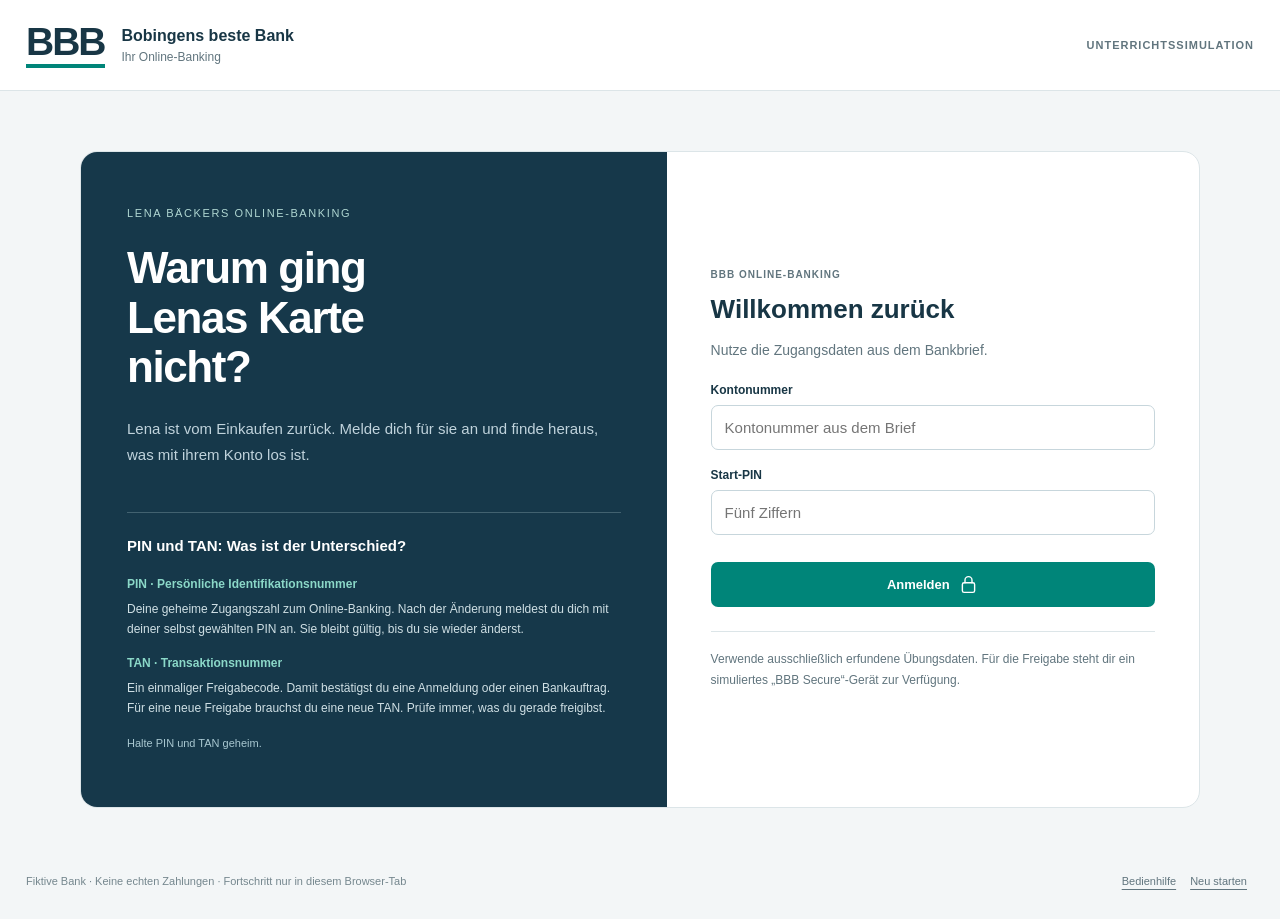
<file: index.html>
<!doctype html>
<html lang="de"><head><meta charset="utf-8"><meta name="viewport" content="width=device-width,initial-scale=1"><meta name="theme-color" content="#16384a"><title>BBB Online-Banking · Lenas Konto</title><link rel="stylesheet" href="style.css"></head><body><div id="app"></div><div id="modal-root"></div><script type="module" src="app.mjs"></script></body></html>
</file>
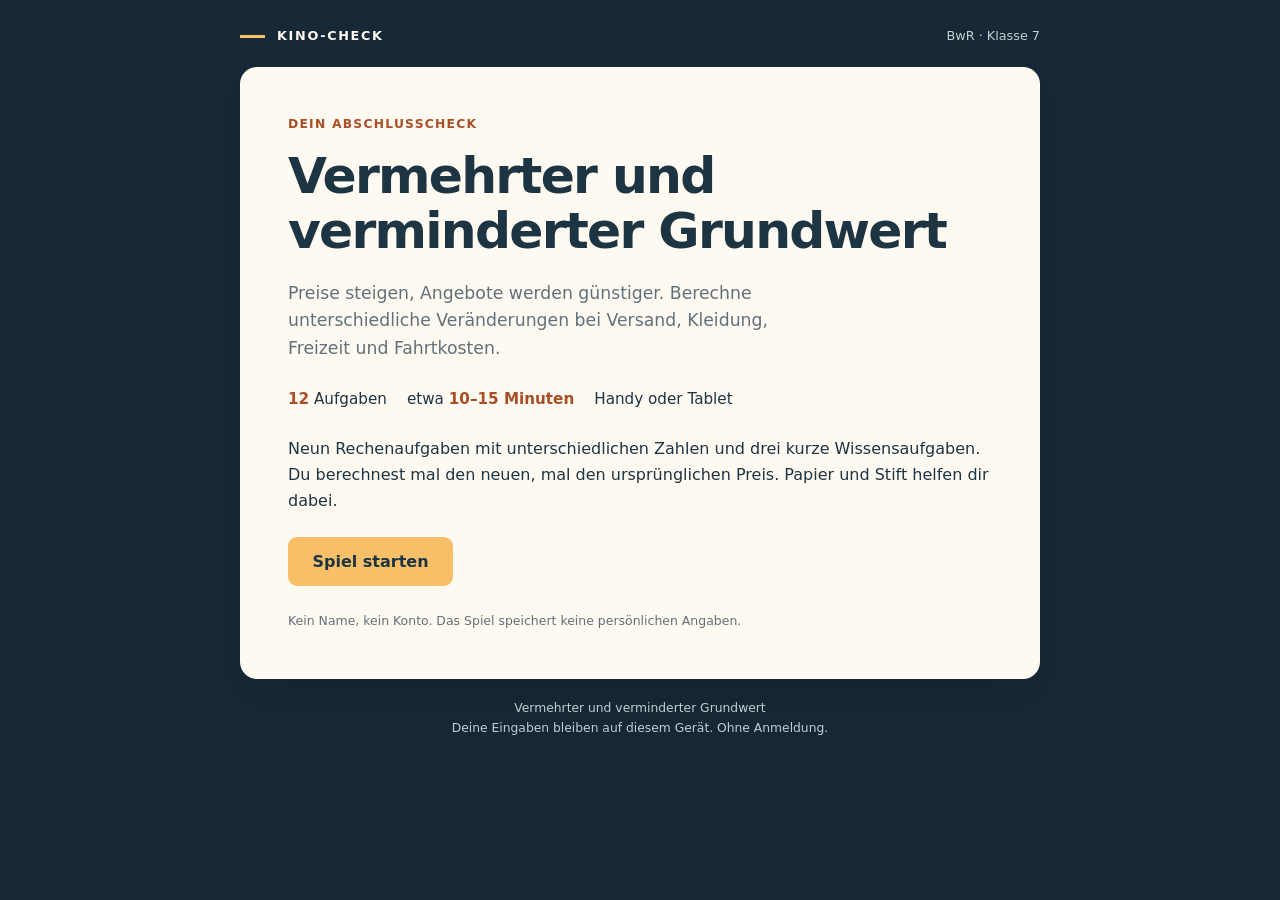
<file: grundwert/index.html>
<!doctype html>
<html lang="de">
<head>
<meta charset="utf-8"><meta name="viewport" content="width=device-width,initial-scale=1">
<meta name="theme-color" content="#172936"><meta name="description" content="Kino-Check: acht interaktive Aufgaben zum vermehrten und verminderten Grundwert. BwR Klasse 7, ohne Anmeldung.">
<title>Kino-Check · Vermehrter und verminderter Grundwert</title>
<style>
:root{--navy:#172936;--paper:#fffaf1;--ink:#1d3442;--muted:#61717a;--accent:#a94e26;--amber:#f8bf69;--line:#d8dedc;--green:#14634b;--rose:#a33830;--wash:#f1eee6;--focus:#315fa9;font-family:system-ui,-apple-system,BlinkMacSystemFont,"Segoe UI",sans-serif;color:var(--ink);background:var(--navy);font-synthesis:none}
*{box-sizing:border-box}body{margin:0;min-height:100svh}button,input,select{font:inherit}button{cursor:pointer;touch-action:manipulation}button:disabled{cursor:default}button:focus-visible,input:focus-visible,summary:focus-visible{outline:3px solid var(--focus);outline-offset:4px}button{min-height:48px}main{width:min(800px,calc(100% - 32px));margin:0 auto;padding:28px 0 35px}header{color:var(--paper);display:flex;align-items:center;justify-content:space-between;gap:20px;margin-bottom:24px}.brand{font-size:.8rem;letter-spacing:.13em;font-weight:800;text-transform:uppercase}.brand:before{content:"";display:inline-block;width:25px;height:3px;background:var(--amber);vertical-align:middle;margin-right:12px}.course{font-size:.8rem;color:#c4d1d3}.panel{background:var(--paper);padding:clamp(23px,5vw,48px);border-radius:17px;box-shadow:0 16px 45px #0002}.eyebrow{font-size:.77rem;font-weight:800;letter-spacing:.1em;text-transform:uppercase;color:var(--accent);margin:0 0 14px}h1{font-size:clamp(2rem,6vw,3.15rem);line-height:1.09;letter-spacing:-.035em;margin:0 0 21px}h2{font-size:clamp(1.6rem,4.6vw,2.25rem);line-height:1.17;letter-spacing:-.025em;margin:0 0 20px}p{line-height:1.6}p:last-child{margin-bottom:0}.intro{font-size:1.08rem;color:var(--muted);max-width:49ch}.ticketline{display:flex;gap:20px;flex-wrap:wrap;margin:28px 0;color:var(--ink);font-size:.95rem}.ticketline strong{color:var(--accent)}.primary{border:0;background:var(--ink);color:white;padding:15px 24px;border-radius:9px;font-weight:750;min-width:165px}.primary:hover{background:#284c60}.secondary{border:1px solid var(--line);background:transparent;color:var(--ink);padding:12px 18px;border-radius:9px;font-weight:650}.secondary:hover{background:var(--wash)}.startbutton{background:var(--amber);color:var(--ink);margin-top:8px}.startbutton:hover{background:#f4ad43}.privacy{font-size:.78rem;color:var(--muted);margin-top:25px}.meta{display:flex;align-items:center;justify-content:space-between;gap:16px;font-size:.84rem;color:var(--muted);margin-bottom:12px}.progress{height:5px;background:#dddeda;border-radius:99px;margin-bottom:30px;overflow:hidden}.progress span{display:block;height:100%;background:var(--accent);transition:width .25s}.scenario{font-size:1.1rem;line-height:1.55;margin:0 0 24px}.statement{border-left:3px solid var(--amber);padding-left:18px;font-size:1.22rem;line-height:1.5;margin:25px 0}.choice-row{display:grid;grid-template-columns:1fr 1fr;gap:12px;margin:26px 0}.choice{border:1.5px solid #aebabe;background:transparent;color:var(--ink);border-radius:9px;padding:18px 12px;font-weight:750;font-size:1.2rem}.choice[aria-pressed=true]{background:var(--ink);border-color:var(--ink);color:var(--paper)}.choice:disabled{opacity:1}.wordbank{display:flex;gap:9px;flex-wrap:wrap;margin:18px 0 23px}.chip{border:1.5px solid #b9c4c7;border-radius:9px;background:#fffdf8;color:var(--ink);font-weight:700;padding:11px 16px;user-select:none}.chip[aria-pressed=true]{background:var(--amber);border-color:#a26120}.chip.used{opacity:.5;border-style:dashed}.chip:disabled{opacity:.8}.instruction{font-size:.88rem;color:var(--muted);line-height:1.5}.cloze{font-size:1.08rem;line-height:2.7}.blank{display:inline-block;padding:3px 12px;min-width:94px;min-height:42px;line-height:1.4;border:1.5px dashed #899ca3;border-radius:6px;background:white;color:var(--ink);vertical-align:middle}.blank.filled{border-style:solid;background:#f7e4c4}.assign{display:grid;gap:12px;margin:24px 0}.assign-row{display:grid;grid-template-columns:1fr minmax(120px,.65fr);gap:16px;align-items:center;border-bottom:1px solid var(--line);padding-bottom:12px;font-size:.99rem}.drop{border:1.5px dashed #899ca3;border-radius:7px;background:#fffdf8;min-height:52px;padding:9px;color:var(--ink);font-weight:700;display:flex;align-items:center;justify-content:center}.drop.filled{border-style:solid;background:#f7e4c4}.drop.targeted{outline:3px solid var(--amber)}.drop small{color:var(--muted);font-size:.78rem;font-weight:500}.equation{display:flex;align-items:center;justify-content:center;gap:14px;margin:25px 0 30px;min-width:0}.x{font-weight:750;font-size:1.45rem;white-space:nowrap}.fraction{display:inline-grid;grid-template-rows:auto auto;max-width:100%;min-width:220px;font-size:1.35rem}.numerator{display:flex;align-items:center;justify-content:center;gap:12px;border-bottom:2px solid var(--ink);padding:0 9px 12px}.numerator>.times{flex:0 0 14px;font-size:1.7rem;font-weight:800;text-align:center}.denominator{display:flex;justify-content:center;padding-top:12px}.fraction .drop{min-width:82px;min-height:52px}.fraction .money-slot{min-width:112px}.resultfields{display:grid;grid-template-columns:1fr 1fr;gap:18px;margin:25px 0}.field label{display:block;font-size:.88rem;font-weight:700;margin-bottom:9px}.euroinput{display:flex;align-items:center;gap:9px}.euroinput input{width:100%;min-width:0;padding:13px 12px;border:1.5px solid #9eafb7;border-radius:7px;background:white;color:var(--ink);min-height:50px;font-size:1.15rem}.euroinput span{font-weight:700}.actionbar{display:flex;flex-wrap:wrap;gap:12px;margin-top:28px;align-items:center}.feedback{margin-top:22px;border-left:4px solid var(--green);background:#e7f1e9;padding:15px 18px;border-radius:0 8px 8px 0;line-height:1.55}.feedback.wrong{border-color:var(--rose);background:#f8eae3}.feedback.neutral{border-color:#728490;background:#e9eef0}.feedback h3{font-size:1rem;margin:0 0 5px}.feedback p{margin:0}.solution{font-weight:600;line-height:1.7}.hint{margin-top:22px;font-size:.9rem;color:var(--muted)}.hint summary{cursor:pointer;min-height:40px;padding:8px 0;font-weight:650}.hint p{margin:4px 0 0}.result-number{color:var(--accent);font-size:clamp(3rem,9vw,5rem);font-weight:850;letter-spacing:-.06em;line-height:1.05;margin:24px 0 15px}.summary-list{padding:0;list-style:none;margin:27px 0;display:grid;gap:10px}.summary-list li{padding-bottom:10px;border-bottom:1px solid var(--line);line-height:1.45}.summary-list span{color:var(--muted);font-size:.83rem}.footer{color:#c0cdd2;font-size:.77rem;text-align:center;padding:20px 0 0;line-height:1.6}.subtle{color:var(--muted)}[hidden]{display:none!important}@media(max-width:520px){main{width:calc(100% - 24px);padding-top:19px}header{margin-bottom:18px}.course{font-size:.74rem}.panel{padding:25px 20px}.resultfields{grid-template-columns:1fr;gap:16px}.assign-row{grid-template-columns:1fr 125px;gap:12px}.fraction{min-width:205px}.fraction .drop{min-width:66px}.fraction .money-slot{min-width:104px}.equation{gap:8px}.x{font-size:1.2rem}.chip{padding:10px 13px}.numerator{gap:9px;padding-left:0;padding-right:0}.actionbar .primary{flex:1}.cloze{line-height:2.8}}@media(prefers-reduced-motion:reduce){*{scroll-behavior:auto!important;transition:none!important}}@media print{body{background:white}header,.footer,.actionbar{display:none}.panel{box-shadow:none;padding:0}main{width:100%}}
</style>
</head>
<body>
<main><header><div class="brand">Kino-Check</div><div class="course">BwR · Klasse 7</div></header><div id="app"></div><footer class="footer">Vermehrter und verminderter Grundwert<br>Deine Eingaben bleiben auf diesem Gerät. Ohne Anmeldung.</footer></main>
<noscript><p style="color:white;text-align:center">Bitte aktiviere JavaScript, um das Lernspiel zu öffnen.</p></noscript>
<script id="quiz-engine">
'use strict';
const QuizCore=(()=>{
const questions=[
  {
    "id": "basis",
    "kind": "yesno",
    "type": "Ja oder Nein",
    "label": "Die Bezugsgröße",
    "title": "Was entspricht 100 %?",
    "statement": "Der ursprüngliche Grundwert entspricht auch nach einer Preiserhöhung weiterhin 100 %.",
    "answer": true,
    "explanation": "Ja. Die Erhöhung bezieht sich auf den ursprünglichen Grundwert. Er bleibt die Bezugsgröße mit 100 %.",
    "hint": "Auf welchen Preis bezieht sich die Erhöhung?"
  },
  {
    "id": "versand",
    "kind": "calculate",
    "type": "Selbst rechnen",
    "label": "Versandkosten",
    "title": "Die Versandkosten steigen",
    "scenario": "Der Versand eines Päckchens kostete bisher 2,40 €. Die Versandkosten steigen um 10 %. Berechne die Erhöhung und die neuen Versandkosten.",
    "amount": 2.4,
    "change": 10,
    "percent": 100,
    "sign": 1,
    "result": 0.24,
    "final": 2.64,
    "firstLabel": "Erhöhung in Euro",
    "finalLabel": "Neue Versandkosten",
    "explanation": "Erhöhung: (2,40 € · 10) : 100 = 0,24 €. Neue Versandkosten: 2,40 € + 0,24 € = 2,64 €.",
    "hint": "Hier ist der ursprüngliche Preis bekannt. Er gehört zu 100 %. Addiere die Erhöhung anschließend zum bisherigen Preis.",
    "goal": "forward"
  },
  {
    "id": "begriffe",
    "kind": "cloze",
    "type": "Wortspeicher",
    "label": "Begriffe vervollständigen",
    "title": "Mehr oder weniger?",
    "words": [
      "weniger",
      "erhöht",
      "mehr",
      "verringert"
    ],
    "answers": [
      "erhöht",
      "mehr",
      "verringert",
      "weniger"
    ],
    "explanation": "Beim vermehrten Grundwert wird erhöht: Der neue Wert entspricht mehr als 100 %. Beim verminderten Grundwert wird verringert: Der neue Wert entspricht weniger als 100 %.",
    "hint": "Vergleiche beide Veränderungen jeweils mit den ursprünglichen 100 %."
  },
  {
    "id": "musik",
    "kind": "fraction",
    "type": "Rechenbruch",
    "label": "Vermehrter Grundwert",
    "title": "Der Musikunterricht wird teurer",
    "scenario": "Eine Musikstunde kostet nach 5 % Erhöhung jetzt 63,00 €. Vervollständige den Bruch und berechne die Erhöhung sowie den ursprünglichen Preis.",
    "amount": 63,
    "change": 5,
    "percent": 105,
    "sign": -1,
    "result": 3,
    "final": 60,
    "firstLabel": "Erhöhung in Euro",
    "finalLabel": "Ursprünglicher Preis",
    "explanation": "Erhöhung: (63,00 € · 5) : 105 = 3,00 €. Ursprünglicher Preis: 63,00 € − 3,00 € = 60,00 €. Die bekannten 63,00 € gehören zu 105 %.",
    "hint": "Die bekannten 63,00 € enthalten die Erhöhung bereits und gehören zu 105 %. Gesucht sind zuerst die 5 % Erhöhung.",
    "goal": "reverse",
    "words": [
      "105",
      "63,00 €",
      "100",
      "5"
    ],
    "answers": [
      "63,00 €",
      "5",
      "105"
    ]
  },
  {
    "id": "hoodie",
    "kind": "calculate",
    "type": "Selbst rechnen",
    "label": "Kleidung",
    "title": "Ein Hoodie im Angebot",
    "scenario": "Ein Hoodie kostet nach 15 % Rabatt noch 68,00 €. Berechne die Ersparnis und den ursprünglichen Preis.",
    "amount": 68,
    "change": 15,
    "percent": 85,
    "sign": 1,
    "result": 12,
    "final": 80,
    "firstLabel": "Ersparnis in Euro",
    "finalLabel": "Ursprünglicher Preis",
    "explanation": "68,00 € entsprechen 85 %. Ersparnis: (68,00 € · 15) : 85 = 12,00 €. Ursprünglicher Preis: 68,00 € + 12,00 € = 80,00 €.",
    "hint": "Nach 15 % Rabatt bleiben 85 %. Die bekannten 68,00 € gehören deshalb zu 85 %. Addiere anschließend die Ersparnis.",
    "goal": "reverse"
  },
  {
    "id": "zuordnen",
    "kind": "match",
    "type": "Kärtchen zuordnen",
    "label": "Ein Konzertangebot",
    "title": "Welche Angaben gehören zusammen?",
    "scenario": "Eine Konzertkarte kostet nach 10 % Rabatt noch 72,00 €.",
    "words": [
      "90 %",
      "10 %",
      "72,00 €",
      "100 %"
    ],
    "answers": [
      "72,00 €",
      "90 %",
      "10 %",
      "100 %"
    ],
    "labels": [
      "Bekannter ermäßigter Preis",
      "Prozentsatz des ermäßigten Preises",
      "Rabattsatz",
      "Prozentsatz des ursprünglichen Preises"
    ],
    "explanation": "72,00 € sind der ermäßigte Preis und gehören zu 90 %. Der Rabatt beträgt 10 %. Der ursprüngliche Preis entspricht weiterhin 100 %.",
    "hint": "Nach 10 % Rabatt bleiben 90 %. Verwechsle den Rabatt nicht mit dem Preis, den du bezahlst."
  },
  {
    "id": "getraenke",
    "kind": "calculate",
    "type": "Selbst rechnen",
    "label": "Getränkekarte",
    "title": "Eine Getränkekarte wird günstiger",
    "scenario": "Eine Getränkekarte kostet regulär 18,00 €. Bei einer Aktion gibt es 25 % Rabatt. Berechne die Ersparnis und den neuen Preis.",
    "amount": 18,
    "change": 25,
    "percent": 100,
    "sign": -1,
    "result": 4.5,
    "final": 13.5,
    "firstLabel": "Ersparnis in Euro",
    "finalLabel": "Neuer Preis",
    "explanation": "Ersparnis: (18,00 € · 25) : 100 = 4,50 €. Neuer Preis: 18,00 € − 4,50 € = 13,50 €.",
    "hint": "Der reguläre Preis ist bekannt und entspricht 100 %. Berechne den Rabatt und ziehe ihn vom regulären Preis ab.",
    "goal": "forward"
  },
  {
    "id": "rucksack",
    "kind": "fraction",
    "type": "Rechenbruch",
    "label": "Verminderter Grundwert",
    "title": "Ein Rucksack mit Rabatt",
    "scenario": "Ein Rucksack kostet nach 30 % Rabatt noch 36,40 €. Vervollständige den Bruch und berechne die Ersparnis sowie den ursprünglichen Preis.",
    "amount": 36.4,
    "change": 30,
    "percent": 70,
    "sign": 1,
    "result": 15.6,
    "final": 52,
    "firstLabel": "Ersparnis in Euro",
    "finalLabel": "Ursprünglicher Preis",
    "explanation": "Ersparnis: (36,40 € · 30) : 70 = 15,60 €. Ursprünglicher Preis: 36,40 € + 15,60 € = 52,00 €. Die bekannten 36,40 € gehören zu 70 %.",
    "hint": "Nach 30 % Rabatt bleiben 70 %. Gesucht sind die 30 % Ersparnis. Die bekannten 36,40 € gehören zu 70 %, nicht zu 100 %.",
    "goal": "reverse",
    "words": [
      "30",
      "100",
      "36,40 €",
      "70"
    ],
    "answers": [
      "36,40 €",
      "30",
      "70"
    ]
  },
  {
    "id": "fitness",
    "kind": "calculate",
    "type": "Selbst rechnen",
    "label": "Sportkurs",
    "title": "Der Sportkurs wird teurer",
    "scenario": "Ein Sportkurs kostet nach 8 % Erhöhung jetzt 91,80 €. Berechne die Erhöhung und den ursprünglichen Preis.",
    "amount": 91.8,
    "change": 8,
    "percent": 108,
    "sign": -1,
    "result": 6.8,
    "final": 85,
    "firstLabel": "Erhöhung in Euro",
    "finalLabel": "Ursprünglicher Preis",
    "explanation": "91,80 € entsprechen 108 %. Erhöhung: (91,80 € · 8) : 108 = 6,80 €. Ursprünglicher Preis: 91,80 € − 6,80 € = 85,00 €.",
    "hint": "Der bekannte neue Preis gehört zu 108 %. Berechne daraus die 8 % Erhöhung und ziehe sie anschließend ab.",
    "goal": "reverse"
  },
  {
    "id": "skateboard",
    "kind": "calculate",
    "type": "Selbst rechnen",
    "label": "Skateboard",
    "title": "Ein Skateboard bekommt einen neuen Preis",
    "scenario": "Ein Skateboard kostet bisher 45,00 €. Der Preis steigt um 12 %. Berechne die Erhöhung und den neuen Preis.",
    "amount": 45,
    "change": 12,
    "percent": 100,
    "sign": 1,
    "result": 5.4,
    "final": 50.4,
    "firstLabel": "Erhöhung in Euro",
    "finalLabel": "Neuer Preis",
    "explanation": "Erhöhung: (45,00 € · 12) : 100 = 5,40 €. Neuer Preis: 45,00 € + 5,40 € = 50,40 €.",
    "hint": "Hier ist der alte Preis bekannt und entspricht 100 %. Die Erhöhung wird zum alten Preis addiert.",
    "goal": "forward"
  },
  {
    "id": "brettspiel",
    "kind": "calculate",
    "type": "Selbst rechnen",
    "label": "Brettspiel",
    "title": "Ein Brettspiel im Schlussverkauf",
    "scenario": "Ein Brettspiel kostet nach 35 % Rabatt noch 26,00 €. Berechne die Ersparnis und den ursprünglichen Preis.",
    "amount": 26,
    "change": 35,
    "percent": 65,
    "sign": 1,
    "result": 14,
    "final": 40,
    "firstLabel": "Ersparnis in Euro",
    "finalLabel": "Ursprünglicher Preis",
    "explanation": "26,00 € entsprechen 65 %. Ersparnis: (26,00 € · 35) : 65 = 14,00 €. Ursprünglicher Preis: 26,00 € + 14,00 € = 40,00 €.",
    "hint": "Nach 35 % Rabatt bleiben 65 %. Berechne zuerst die Ersparnis aus dem verminderten Preis und addiere sie anschließend.",
    "goal": "reverse"
  },
  {
    "id": "fahrtkarte",
    "kind": "calculate",
    "type": "Selbst rechnen",
    "label": "Fahrtkosten",
    "title": "Eine Monatskarte wird teurer",
    "scenario": "Eine Monatskarte kostet nach 25 % Erhöhung jetzt 96,00 €. Berechne die Erhöhung und den ursprünglichen Preis.",
    "amount": 96,
    "change": 25,
    "percent": 125,
    "sign": -1,
    "result": 19.2,
    "final": 76.8,
    "firstLabel": "Erhöhung in Euro",
    "finalLabel": "Ursprünglicher Preis",
    "explanation": "96,00 € entsprechen 125 %. Erhöhung: (96,00 € · 25) : 125 = 19,20 €. Ursprünglicher Preis: 96,00 € − 19,20 € = 76,80 €.",
    "hint": "Der neue Preis entspricht 125 %. Berechne die 25 % Erhöhung und ziehe sie vom neuen Preis ab.",
    "goal": "reverse"
  }
];
function parseMoney(raw){if(typeof raw!=='string')return null;const s=raw.trim().replace(/\s/g,'').replace(/€$/,'');if(!/^\d+(?:[.,]\d{1,2})?$/.test(s))return null;const n=Number(s.replace(',','.'));return Number.isFinite(n)?n:null;}
function sameMoney(raw,n){const x=parseMoney(raw);return x!==null&&Math.abs(x-n)<.005;}
function validate(q,a){if(q.kind==='yesno'){if(typeof a.choice!=='boolean')return {complete:false,correct:false};return {complete:true,correct:a.choice===q.answer};}if(q.kind==='cloze'||q.kind==='match'){const filled=Array.isArray(a.slots)&&a.slots.length===q.answers.length&&a.slots.every(x=>typeof x==='string'&&x.length>0);return {complete:filled,correct:filled&&q.answers.every((x,i)=>x===a.slots[i])};}const numberComplete=parseMoney(a.first)!==null&&parseMoney(a.old)!==null;const slotsComplete=q.kind!=='fraction'||(Array.isArray(a.slots)&&a.slots.length===3&&a.slots.every(Boolean));return {complete:numberComplete&&slotsComplete,correct:numberComplete&&slotsComplete&&sameMoney(a.first,q.result)&&sameMoney(a.old,q.final)&&(q.kind!=='fraction'||q.answers.every((x,i)=>a.slots[i]===x))};}
return Object.freeze({questions,parseMoney,sameMoney,validate});
})();
</script>
<script id="quiz-ui">
'use strict';
(()=>{
const app=document.querySelector('#app'),Q=QuizCore.questions;
let order=Q.map((_,i)=>i),index=0,results=[],answer={},selected=null,attempts=0,done=false,seenWrong=false,review=false;
const esc=s=>String(s).replace(/[&<>"']/g,c=>({'&':'&amp;','<':'&lt;','>':'&gt;','"':'&quot;',"'":'&#39;'}[c]));
function intro(){app.innerHTML=`<section class="panel"><p class="eyebrow">Dein Abschlusscheck</p><h1>Vermehrter und<br>verminderter Grundwert</h1><p class="intro">Preise steigen, Angebote werden günstiger. Berechne unterschiedliche Veränderungen bei Versand, Kleidung, Freizeit und Fahrtkosten.</p><div class="ticketline"><span><strong>12</strong> Aufgaben</span><span>etwa <strong>10–15 Minuten</strong></span><span>Handy oder Tablet</span></div><p>Neun Rechenaufgaben mit unterschiedlichen Zahlen und drei kurze Wissensaufgaben. Du berechnest mal den neuen, mal den ursprünglichen Preis. Papier und Stift helfen dir dabei.</p><button class="primary startbutton" id="start">Spiel starten</button><p class="privacy">Kein Name, kein Konto. Das Spiel speichert keine persönlichen Angaben.</p></section>`;document.querySelector('#start').addEventListener('click',()=>start(false));}
function start(isReview=false){if(!isReview){order=Q.map((_,i)=>i);review=false;}else{order=results.filter(x=>!x.firstTry).map(x=>x.qIndex);review=true;}index=0;results=[];load();}
function load(){const q=Q[order[index]];answer={slots:Array(q.answers?.length||0).fill(''),choice:null,first:'',old:''};selected=null;attempts=0;done=false;seenWrong=false;render();}
function pool(q){return `<div class="wordbank" aria-label="Wortspeicher">${q.words.map(w=>`<button type="button" class="chip" draggable="true" data-word="${esc(w)}" aria-pressed="false">${esc(w)}</button>`).join('')}</div>`;}
function slot(i,label,cls=''){return `<button type="button" class="${cls||'drop'}" data-slot="${i}" aria-label="${esc(label)}"><small>${esc(label)}</small></button>`;}
function fields(q){return `<div class="resultfields"><div class="field"><label for="first">${esc(q.firstLabel)}</label><div class="euroinput"><input id="first" type="text" inputmode="decimal" autocomplete="off" aria-describedby="moneyhint"><span>€</span></div></div><div class="field"><label for="old">${esc(q.finalLabel)}</label><div class="euroinput"><input id="old" type="text" inputmode="decimal" autocomplete="off" aria-describedby="moneyhint"><span>€</span></div></div></div><p id="moneyhint" class="instruction">Du kannst zum Beispiel 2 oder 2,00 eingeben.</p>`;}
function questionBody(q){if(q.kind==='yesno')return `<p class="instruction">Überprüfe die Aussage.</p><p class="statement">${esc(q.statement)}</p><div class="choice-row"><button type="button" class="choice" data-choice="yes" aria-pressed="false">Ja</button><button type="button" class="choice" data-choice="no" aria-pressed="false">Nein</button></div>`;
if(q.kind==='cloze')return `<p class="instruction">Vervollständige den Text mit dem Wortspeicher. Tippe zuerst auf ein Wort und dann auf die passende Lücke.</p>${pool(q)}<div class="cloze">Beim vermehrten Grundwert wird der ursprüngliche Grundwert ${slot(0,'Lücke 1','blank')}. Der neue Wert entspricht ${slot(1,'Lücke 2','blank')} als 100 %.<br>Beim verminderten Grundwert wird der ursprüngliche Grundwert ${slot(2,'Lücke 3','blank')}. Der neue Wert entspricht ${slot(3,'Lücke 4','blank')} als 100 %.</div>`;
if(q.kind==='match')return `<p class="scenario">${esc(q.scenario)}</p><p class="instruction">Ordne die Kärtchen zu. Tippe zuerst ein Kärtchen an, dann das passende Feld. Am Computer kannst du auch ziehen.</p>${pool(q)}<div class="assign">${q.labels.map((l,i)=>`<div class="assign-row"><span>${esc(l)}</span>${slot(i,'Feld '+(i+1))}</div>`).join('')}</div>`;
if(q.kind==='fraction')return `<p class="scenario">${esc(q.scenario)}</p><p class="instruction">Ordne die Kärtchen im Rechenbruch zu. Berechne anschließend beide Geldbeträge.</p>${pool(q)}<div class="equation"><span class="x">x =</span><div class="fraction"><div class="numerator">${slot(0,'Geldbetrag','drop money-slot')}<span class="times" aria-label="mal">·</span>${slot(1,'Prozentzahl')}</div><div class="denominator">${slot(2,'Prozentzahl')}</div></div></div>${fields(q)}`;
return `<p class="scenario">${esc(q.scenario)}</p><p class="instruction">Nutze deinen Rechenbruch auf Papier und trage die Ergebnisse ein.</p>${fields(q)}`;}
function render(){const q=Q[order[index]];app.innerHTML=`<section class="panel" aria-labelledby="question-title"><div class="meta"><span>${review?'Trainingsrunde':esc(q.type)}</span><span>Aufgabe ${index+1} von ${order.length}</span></div><div class="progress" role="progressbar" aria-label="Fortschritt" aria-valuemin="0" aria-valuemax="${order.length}" aria-valuenow="${index}"><span style="width:${100*index/order.length}%"></span></div><p class="eyebrow">${esc(q.label)}</p><h2 id="question-title" tabindex="-1">${esc(q.title)}</h2><form id="answer-form" novalidate>${questionBody(q)}<div id="feedback" role="status" aria-live="polite" hidden></div><div class="actionbar"><button class="primary" type="submit" id="check">Prüfen</button><button class="secondary" type="button" id="show-solution" hidden>Lösung ansehen</button><button class="primary" type="button" id="next" hidden>${index+1===order.length?'Auswertung':'Weiter'}</button></div></form><details class="hint"><summary>Ein Tipp</summary><p>${esc(q.hint)}</p></details></section>`;
app.querySelectorAll('[data-choice]').forEach(b=>b.addEventListener('click',()=>{if(done)return;answer.choice=b.dataset.choice==='yes';app.querySelectorAll('[data-choice]').forEach(x=>x.setAttribute('aria-pressed',String(x===b)));clearFeedback();}));
app.querySelectorAll('[data-word]').forEach(b=>{b.addEventListener('click',()=>{if(done)return;selected=selected===b.dataset.word?null:b.dataset.word;sync();});b.addEventListener('dragstart',e=>{if(done){e.preventDefault();return;}selected=b.dataset.word;e.dataTransfer.setData('text/plain',selected);e.dataTransfer.effectAllowed='move';sync();});});
app.querySelectorAll('[data-slot]').forEach(b=>{b.addEventListener('click',()=>place(Number(b.dataset.slot),selected));b.addEventListener('dragover',e=>{if(!done){e.preventDefault();b.classList.add('targeted');}});b.addEventListener('dragleave',()=>b.classList.remove('targeted'));b.addEventListener('drop',e=>{e.preventDefault();b.classList.remove('targeted');place(Number(b.dataset.slot),e.dataTransfer.getData('text/plain'));});});
for(const id of ['first','old']){const field=document.getElementById(id);if(field)field.addEventListener('input',()=>{answer[id]=field.value;clearFeedback();});}
document.querySelector('#answer-form').addEventListener('submit',e=>{e.preventDefault();check();});document.querySelector('#show-solution').addEventListener('click',()=>finish(false,true));document.querySelector('#next').addEventListener('click',()=>{index++;if(index===order.length)summary();else load();});sync();window.scrollTo({top:0,behavior:'instant'});document.querySelector('#question-title').focus({preventScroll:true});}
function place(i,w){if(done)return;const q=Q[order[index]];if(!w){answer.slots[i]='';sync();clearFeedback();return;}if(!q.words.includes(w))return;const prior=answer.slots.indexOf(w);const existing=answer.slots[i];if(prior!==-1&&prior!==i)answer.slots[prior]=existing||'';answer.slots[i]=w;selected=null;sync();clearFeedback();}
function sync(){app.querySelectorAll('[data-word]').forEach(b=>{b.setAttribute('aria-pressed',String(selected===b.dataset.word));b.classList.toggle('used',answer.slots.includes(b.dataset.word));b.disabled=done;b.draggable=!done;});app.querySelectorAll('[data-slot]').forEach(b=>{const v=answer.slots[Number(b.dataset.slot)];b.classList.toggle('filled',Boolean(v));if(v)b.textContent=v;else b.innerHTML=`<small>${esc(b.getAttribute('aria-label'))}</small>`;b.disabled=done;});}
function clearFeedback(){if(done)return;const f=document.querySelector('#feedback');f.hidden=true;}
function feedback(title,text,type){const f=document.querySelector('#feedback');f.className='feedback '+(type||'');f.innerHTML=`<h3>${esc(title)}</h3><p>${esc(text)}</p>`;f.hidden=false;}
function check(){if(done)return;const q=Q[order[index]],v=QuizCore.validate(q,answer);if(!v.complete){feedback('Es fehlt noch etwas.','Fülle alle Felder aus. Bei Geldbeträgen sind Zahlen mit Komma oder Punkt möglich.','neutral');return;}attempts++;if(v.correct)finish(!seenWrong,false);else{seenWrong=true;feedback('Noch nicht ganz.',q.hint,'wrong');document.querySelector('#show-solution').hidden=false;}}
function finish(firstTry,shown){if(done)return;done=true;const q=Q[order[index]];results.push({qIndex:order[index],firstTry:firstTry&&!shown,shown});feedback(shown?'Die Lösung':(firstTry?'Richtig!':'Jetzt stimmt es!'),q.explanation,shown?'neutral':'');document.querySelector('#check').hidden=true;document.querySelector('#show-solution').hidden=true;document.querySelector('#next').hidden=false;app.querySelectorAll('input,[data-choice]').forEach(el=>el.disabled=true);selected=null;sync();document.querySelector('#next').focus({preventScroll:true});}
function summary(){const first=results.filter(x=>x.firstTry).length,missed=results.length-first;app.innerHTML=`<section class="panel"><p class="eyebrow">${review?'Deine Trainingsrunde':'Dein Kino-Check'}</p><h1>Geschafft!</h1><p>Du hast ${order.length} Aufgaben bearbeitet.</p><div class="result-number">${first} von ${order.length}</div><p class="intro">${first===order.length?'Alle Aufgaben direkt richtig gelöst.': 'Aufgaben direkt richtig gelöst. Die unsicheren Aufgaben kannst du gezielt noch einmal üben.'}</p><ul class="summary-list">${results.map(x=>`<li>${x.firstTry?'✓':'↻'} ${esc(Q[x.qIndex].label)}<br><span>${x.firstTry?'Direkt richtig':x.shown?'Lösung angesehen':'Nach Rückmeldung gelöst'}</span></li>`).join('')}</ul><div class="actionbar">${missed?'<button class="primary" id="retry">Unsichere Aufgaben üben</button>':''}<button class="secondary" id="restart">Ganz neu starten</button></div><p class="privacy">Zeige diese Auswertung deiner Lehrkraft, wenn sie danach fragt. Es wird nichts automatisch verschickt.</p></section>`;document.querySelector('#restart').addEventListener('click',()=>start(false));document.querySelector('#retry')?.addEventListener('click',()=>start(true));window.scrollTo({top:0,behavior:'instant'});}
intro();
})();
</script>
</body></html>
</file>
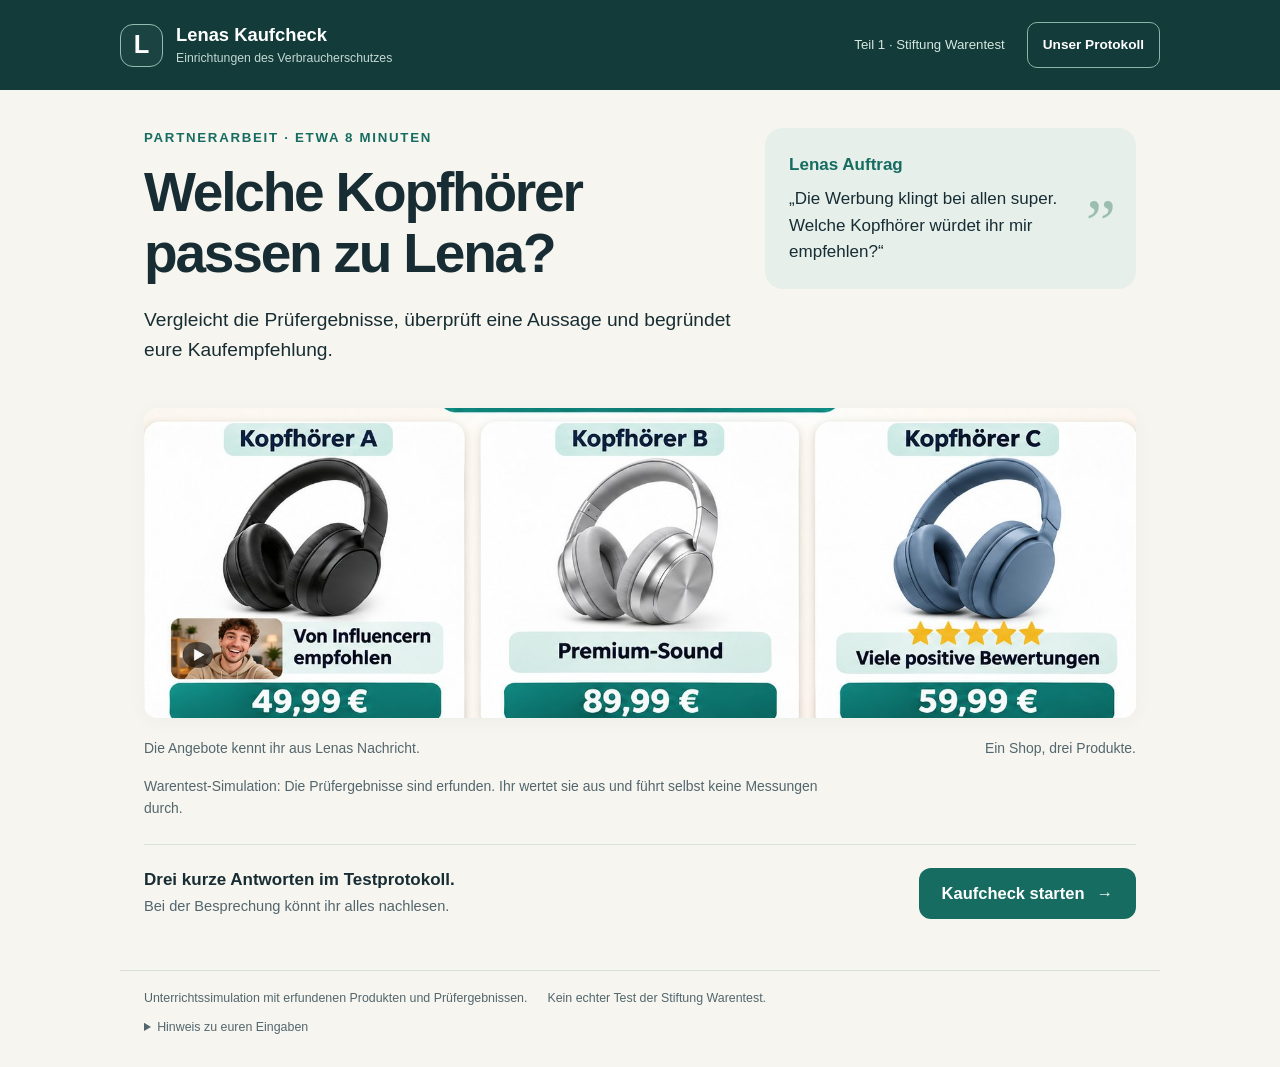
<file: verbraucherschutz/index.html>
<!doctype html>
<html lang="de">
<head>
  <meta charset="utf-8">
  <meta name="viewport" content="width=device-width, initial-scale=1">
  <meta name="theme-color" content="#123b39">
  <title>Lenas Kaufcheck · Verbraucherschutz</title>
  <link rel="stylesheet" href="style.css?v=20261112">
  <script src="app.js?v=20261112" defer></script>
</head>
<body>
  <a class="skip" href="#main">Zum Inhalt</a>
  <header class="masthead"><a href="#" id="brand" aria-label="Zum Start"><span class="brand-mark" aria-hidden="true">L</span><span>Lenas Kaufcheck<small>Einrichtungen des Verbraucherschutzes</small></span></a><div class="header-actions"><span class="chapter">Teil 1 · Stiftung Warentest</span><button type="button" id="open-protocol">Unser Protokoll</button></div></header>
  <main id="main" tabindex="-1"></main>
  <footer><span>Unterrichtssimulation mit erfundenen Produkten und Prüfergebnissen.</span><span>Kein echter Test der Stiftung Warentest.</span><details><summary>Hinweis zu euren Eingaben</summary><p>Ihr braucht keinen Namen und kein Konto. Eure Antworten werden in diesem Browsertab zwischengespeichert und nicht an die Lehrkraft gesendet. Über „Unser Protokoll“ könnt ihr sie nachlesen, als PDF sichern oder löschen. Für spätere Stunden sichert ihr euer Protokoll als PDF.</p></details></footer>
  <dialog id="protocol-dialog" aria-labelledby="protocol-heading"><div class="dialog-top"><h2 id="protocol-heading">Eure Antworten zum Nachlesen</h2><button type="button" id="close-protocol" aria-label="Protokoll schließen">Schließen</button></div><div id="protocol-content"></div><div class="protocol-toolbar"><button type="button" class="primary" id="print-report">Drucken / als PDF sichern</button><button type="button" class="secondary" id="reset-report">Antworten löschen</button></div></dialog><div id="print-protocol" aria-hidden="true"></div>
<noscript>Bitte aktiviert JavaScript, damit ihr die Aufgaben bearbeiten könnt.</noscript>
</body>
</html>
</file>
<file: style.css>
:root{font-family:Arial,Helvetica,sans-serif;color:#183645;background:#f3f6f7;font-synthesis:none;--navy:#16384a;--teal:#008579;--muted:#61757e;--line:#dce5e8;--paper:#fff}*{box-sizing:border-box}body{margin:0}button,input,select,textarea{font:inherit}button{cursor:pointer}button:disabled{cursor:not-allowed;opacity:.5}a{color:inherit}.top{height:91px;background:white;border-bottom:1px solid var(--line);display:flex;align-items:center;justify-content:space-between;padding:0 max(26px,calc((100vw - 1400px)/2));gap:20px}.brand{display:flex;gap:17px;align-items:center}.brand strong{font-size:39px;letter-spacing:-2px;line-height:1;border-bottom:4px solid var(--teal);padding-bottom:3px}.brand span{font-weight:700;font-size:16px;display:block}.brand small{display:block;font-size:12px;font-weight:400;color:var(--muted);margin-top:5px}.top-right{display:flex;align-items:center;gap:20px;font-size:13px}.avatar{display:inline-grid;place-items:center;width:37px;height:37px;border-radius:50%;background:#e8f3f1;font-size:12px;font-weight:700;color:var(--teal)}.exercise{font-size:11px;font-weight:700;letter-spacing:1px;color:var(--muted)}.text-button{border:0;background:none;color:var(--muted);padding:7px;text-decoration:underline;text-underline-offset:4px}.wrap{max-width:1400px;margin:auto;padding:25px 26px 40px}.journey{display:grid;grid-template-columns:repeat(4,1fr);gap:0;margin-bottom:25px;background:white;border:1px solid var(--line);border-radius:12px;overflow:hidden}.step{background:none;border:0;border-right:1px solid var(--line);text-align:left;display:flex;gap:12px;align-items:center;padding:16px 19px;color:var(--muted);font-size:13px}.step:last-child{border:0}.step.current{background:#e9f5f2;color:var(--navy);box-shadow:inset 0 -3px var(--teal)}.step b{border:1px solid #bfd2d7;border-radius:50%;width:27px;height:27px;flex-shrink:0;display:grid;place-items:center;font-size:12px}.step.current b,.step.done b{background:var(--teal);border-color:var(--teal);color:white}.step span{display:block;font-size:10px;letter-spacing:.6px;margin-bottom:4px;text-transform:uppercase}.grid{display:grid;grid-template-columns:194px minmax(0,1fr) 308px;gap:24px;align-items:start}.side{padding-top:6px;position:sticky;top:20px}.side button{display:flex;align-items:center;gap:12px;width:100%;border:0;background:none;padding:15px 12px;color:var(--muted);border-radius:8px;text-align:left;font-size:14px;margin-bottom:4px}.side button.active{background:#dfeeea;color:#005e56;font-weight:700}.icon{width:21px;height:21px;display:block;flex-shrink:0}.side .mini{font-size:11px;padding:20px 12px;line-height:1.6;color:var(--muted)}h1{font-size:29px;line-height:1.2;letter-spacing:-.7px;margin:0 0 9px}h2{font-size:19px;line-height:1.3;margin:0 0 18px}h3{font-size:14px;margin:0 0 9px}.muted{color:var(--muted);font-size:14px;line-height:1.6;margin:0 0 22px}.panel{background:white;border:1px solid var(--line);border-radius:13px;padding:25px;margin-bottom:20px}.balance{background:var(--navy);color:#fff;position:relative;overflow:hidden;padding:28px}.balance .muted{color:#c0d3dc;margin:0 0 9px;font-size:12px}.balance .amount{font-size:43px;letter-spacing:-1px;margin:14px 0}.account-id{font-size:12px;letter-spacing:1px;color:#b6cdd5}.balance-bottom{display:flex;align-items:center;justify-content:space-between;margin-top:24px;font-size:12px}.balance-bottom .status{color:#c9e8df;display:flex;gap:5px;align-items:center}.balance .bankmark{position:absolute;right:25px;top:25px;font-weight:700;font-size:23px;color:#496c7b;letter-spacing:-1px}.pill{display:inline-block;font-size:11px;line-height:1.5;background:#e8f5f0;color:#08705f;border-radius:5px;padding:4px 8px;font-weight:700}.bad{background:#fcedea;color:#ac433d}.notice{display:flex;gap:14px;align-items:center;border:1px solid #c2ddd5;background:#edf7f3;padding:16px 18px;border-radius:9px;margin-bottom:20px;font-size:13px;line-height:1.5}.notice p{margin:0}.notice button{margin-left:auto;flex-shrink:0}.transaction{display:grid;grid-template-columns:37px 1fr auto;gap:12px;align-items:center;padding:18px 0;border-bottom:1px solid #e8edef}.transaction:last-child{border-bottom:0;padding-bottom:3px}.tx-symbol{width:36px;height:36px;border-radius:9px;background:#f0f4f5;display:grid;place-items:center;color:var(--muted)}.transaction .name{font-size:13px;font-weight:700;margin-bottom:5px}.transaction small{font-size:11px;color:var(--muted);line-height:1.4;display:block}.transaction .value{font-size:15px;font-weight:700;white-space:nowrap}.positive{color:#008471}.table-title{display:flex;justify-content:space-between;align-items:center;gap:10px;margin-bottom:5px}.table-title h2{margin:0}.small-link{color:var(--teal);background:none;border:0;font-size:12px;font-weight:700;padding:7px 0}.task{background:#fff;border:1px solid #d2e1e4;border-top:4px solid var(--teal);border-radius:12px;padding:22px;position:sticky;top:20px}.task .eyebrow{font-size:10px;color:var(--teal);font-weight:700;letter-spacing:1.2px;margin-bottom:13px}.task h2{font-size:20px;margin-bottom:13px}.task p,.task li{font-size:13px;line-height:1.65;color:#4e6670}.task ol{padding-left:19px;margin:0 0 18px}.task li{padding:2px 0}.task .reference{padding-top:14px;border-top:1px solid var(--line);font-size:12px;line-height:1.6;overflow-wrap:anywhere;margin:15px 0}.reference b{display:block;color:var(--navy);margin-top:9px}.task .footnote{font-size:11px;color:var(--muted);padding-top:10px}.task .primary{width:100%;margin-top:10px}.primary,.secondary,.danger{border:0;padding:12px 18px;border-radius:7px;font-size:13px;font-weight:700;display:inline-flex;align-items:center;justify-content:center;gap:8px;min-height:43px}.primary{background:var(--teal);color:white}.primary:hover{background:#006e64}.secondary{background:#edf2f4;color:var(--navy);border:1px solid #dce5e8}.danger{background:#ac423a;color:white}.full{width:100%}.form-row{display:grid;grid-template-columns:1fr 1fr;gap:17px}.field{margin-bottom:18px}.field label{display:block;font-size:12px;font-weight:700;margin-bottom:8px}.field input,.field select,.field textarea{width:100%;border:1px solid #c7d6dc;border-radius:7px;padding:12px 13px;color:var(--navy);background:white;min-height:45px;font-size:15px}.field input:focus,.field select:focus{outline:3px solid #d1ebe5;border-color:var(--teal)}.field small{font-size:11px;line-height:1.5;color:var(--muted);display:block;margin-top:6px}.error{color:#ae3d38;background:#fdf0ee;padding:11px 13px;border-radius:6px;font-size:12px;line-height:1.6;margin-bottom:15px}.error:empty{display:none}.success{color:#06725e;background:#eaf7f1;padding:14px;border-radius:7px;font-size:13px;line-height:1.6;margin-bottom:17px}.actions{display:flex;gap:12px;align-items:center;justify-content:flex-end;padding-top:8px}.detail-row{display:flex;justify-content:space-between;gap:16px;font-size:13px;line-height:1.5;padding:11px 0;border-bottom:1px solid #e8edef}.detail-row span:first-child{color:var(--muted)}.detail-row b{text-align:right}.bankcard{background:linear-gradient(120deg,#173c4d,#285b65);max-width:360px;aspect-ratio:1.7;border-radius:13px;color:white;padding:24px;margin:5px 0 23px;display:flex;flex-direction:column;justify-content:space-between;box-shadow:0 8px 17px #16384a12}.bankcard strong{font-size:27px;letter-spacing:-1px}.bankcard .chip{width:35px;height:27px;border:1px solid #dfd3ae;border-radius:5px;background:#c8bd98}.bankcard small{letter-spacing:1.4px;font-size:12px}.login-layout{display:grid;grid-template-columns:1.1fr 1fr;min-height:650px;max-width:1120px;margin:35px auto 20px;border:1px solid var(--line);border-radius:17px;overflow:hidden;background:white}.login-intro{background:var(--navy);color:white;padding:55px 46px;display:flex;flex-direction:column;justify-content:space-between}.login-intro .kicker{font-size:11px;letter-spacing:1.6px;color:#b0d7d2}.login-intro h1{font-size:44px;letter-spacing:-1.4px;line-height:1.13;margin:24px 0}.login-intro p{font-size:15px;line-height:1.7;color:#c0d3dc}.login-intro .intro-line{height:3px;width:55px;background:#48b7a8;margin-bottom:20px}.login-intro .mini-steps{display:grid;grid-template-columns:1fr 1fr;gap:18px;margin-top:33px}.mini-steps div{font-size:12px;line-height:1.6;color:#c0d3dc}.mini-steps b{display:block;font-size:17px;color:#fff;margin-bottom:5px}.login-form{padding:53px 44px;align-self:center}.login-form h2{font-size:26px;margin-bottom:12px}.login-form .primary{width:100%;margin-top:9px}.login-note{font-size:12px;line-height:1.7;color:var(--muted);border-top:1px solid var(--line);margin-top:24px;padding-top:17px}.footer{max-width:1400px;margin:0 auto 25px;padding:0 26px;display:flex;align-items:center;justify-content:space-between;gap:15px;font-size:11px;color:#75878e}.overlay{position:fixed;inset:0;background:#102e3cd9;z-index:30;display:grid;place-items:center;padding:22px;overflow:auto}.dialog{background:#fff;width:min(900px,100%);border-radius:15px;box-shadow:0 25px 100px #071a2a66;overflow:hidden}.dialog-top{display:flex;justify-content:space-between;align-items:center;padding:20px 27px;border-bottom:1px solid var(--line);font-size:12px;font-weight:700;color:var(--teal)}.close{background:none;border:0;font-size:24px;color:var(--muted);padding:0 3px}.auth-grid{display:grid;grid-template-columns:1fr 300px;gap:28px;padding:30px}.auth-grid h2{font-size:23px}.device{background:#14232c;border:6px solid #293c46;box-shadow:0 0 0 1px #081a24;border-radius:23px;padding:20px 17px 23px;color:white;align-self:start}.device .speaker{width:48px;height:4px;background:#425963;border-radius:10px;margin:0 auto 22px}.device .app-logo{font-size:14px;font-weight:700;padding-bottom:15px;border-bottom:1px solid #38515c}.device .secure{font-size:10px;letter-spacing:1px;color:#79c9b7;margin-bottom:8px}.device h3{font-size:17px;color:#fff;line-height:1.4;margin:16px 0 12px}.device p{font-size:12px;color:#d0dee3;line-height:1.6;overflow-wrap:anywhere}.device .code{font-size:31px;letter-spacing:6px;color:#8ae3ce;font-weight:700;margin:22px 0 12px;font-variant-numeric:tabular-nums}.device .device-hint{font-size:10px;line-height:1.5;color:#a8c1ca}.device .secondary{background:#293e49;border-color:#415b69;color:#d1e9ed;font-size:11px;padding:7px 10px;min-height:32px}.otp{font-size:23px!important;letter-spacing:7px;max-width:250px}.completion{padding:30px;background:#eaf6f2;border:1px solid #c5e1d8;border-radius:12px;margin-bottom:22px}.completion h1{font-size:27px}.completion p{font-size:14px;line-height:1.6;color:#40665c}.checklist{padding:0;list-style:none}.checklist li{display:flex;align-items:center;gap:11px;font-size:14px;margin:18px 0}.checkmark{background:#d8f0e5;color:#00836c;border-radius:50%;width:25px;height:25px;display:inline-grid;place-items:center;font-weight:700}.sr-only{position:absolute;clip:rect(0,0,0,0);width:1px;height:1px;overflow:hidden}.mini-title{font-size:10px;color:var(--muted);font-weight:700;letter-spacing:1px;text-transform:uppercase;margin-bottom:13px}.task-toggle{display:none}button:focus-visible{outline:3px solid #77cbbc;outline-offset:3px}.amount-note{font-size:11px;line-height:1.7;color:var(--muted);margin-top:14px}
@media(min-width:1500px){.grid{grid-template-columns:205px minmax(0,1fr) 330px}}
@media(max-width:1120px){.grid{grid-template-columns:157px minmax(0,1fr) 270px;gap:15px}.task{padding:17px}.wrap{padding:20px 18px}.side button{padding:13px 8px;font-size:12px}.panel{padding:20px}.brand small{display:none}.top{padding:0 24px}.step{padding:15px 12px;font-size:12px}}
@media(max-width:880px){.grid{grid-template-columns:145px minmax(0,1fr)}.task{position:static;grid-column:2;grid-row:1}.main{grid-column:2}.side{grid-row:1 / span 2}.task .reference{display:block}.task ol{margin-bottom:6px}.journey{margin-bottom:20px}.step{display:block;text-align:center}.step b{margin:0 auto 8px}.step span{display:none}.login-layout{margin:15px auto;min-height:0}.login-intro{padding:35px 25px}.login-form{padding:32px 25px}.login-intro h1{font-size:34px}}
@media(max-width:600px){.top{height:75px;padding:0 17px}.brand{gap:12px}.brand strong{font-size:31px}.brand span{font-size:12px}.top-right .user,.exercise{display:none}.wrap{padding:15px 13px 25px}.journey{border-radius:8px;gap:0}.step{padding:12px 5px;font-size:10px}.step b{width:24px;height:24px}.grid{display:flex;flex-direction:column;gap:0}.side{position:static;display:flex;gap:3px;width:100%;overflow-x:auto;margin-bottom:14px;padding:0}.side button{width:auto;flex:1;display:flex;flex-direction:column;gap:6px;padding:10px 8px;font-size:10px;white-space:nowrap}.side .mini{display:none}.side .icon{width:19px;height:19px}.main,.task{width:100%}.task{order:0;margin-bottom:18px}.side{order:1}.main{order:2}.task h2{font-size:18px}.task p{margin:8px 0}.task .footnote{display:none}.panel{padding:20px 18px;border-radius:10px}.balance .amount{font-size:39px}.account-id{font-size:10px}.notice{display:block}.notice button{margin-top:12px}.form-row{grid-template-columns:1fr;gap:0}h1{font-size:25px}.transaction{grid-template-columns:30px 1fr auto;gap:8px}.transaction .name{font-size:12px}.transaction .value{font-size:13px}.tx-symbol{width:29px;height:29px}.transaction small{font-size:10px}.footer{font-size:10px;align-items:flex-start;padding:0 17px}.footer span{max-width:75%;line-height:1.5}.login-layout{display:flex;flex-direction:column;border-radius:11px;margin:5px auto}.login-intro{padding:29px}.login-intro h1{font-size:33px;margin:17px 0}.login-intro .mini-steps{display:none}.login-intro .intro-line{display:none}.login-intro p{font-size:13px;margin-bottom:0}.login-form{padding:28px}.login-note{font-size:11px}.auth-grid{grid-template-columns:1fr;padding:23px;gap:20px}.device{max-width:100%;border-radius:16px;padding:15px}.device .speaker{display:none}.device .code{margin:12px 0;font-size:29px}.device h3{font-size:15px;margin:12px 0 8px}.device p{margin:7px 0}.dialog-top{padding:15px 22px}.overlay{padding:12px;display:block}.dialog{margin:auto}.auth-grid .device{grid-row:1}.actions{flex-wrap:wrap}.completion{padding:23px}.detail-row{font-size:12px}}

.step:disabled{opacity:1;cursor:default}
@media(max-width:880px){.task-toggle{display:inline-flex;margin-top:0;font-size:12px;min-height:36px;padding:8px 13px}.task-body{display:none}.task.open .task-body{display:block;padding-top:12px}.task h2{margin-bottom:10px}.task .eyebrow{margin-bottom:9px}}
.bankwissen{background:#f5f9f8;border:1px solid #d2e3dc;border-radius:10px;padding:17px 19px;margin-bottom:21px;font-size:13px;line-height:1.75}.bankwissen summary{font-weight:700;color:#0b6b60;cursor:pointer}.bankwissen h3{font-size:16px;margin:15px 0 9px}.bankwissen p{margin:9px 0;color:#3b5761}.meal-example{background:#fff9e9;border-left:3px solid #d5ad47;padding:13px 15px;margin:15px 0}.station-note{background:#fff8e9;border:1px dashed #d3ad55;border-radius:9px;padding:14px;margin:18px 0}.station-note b{color:#94701c;font-size:13px}.station-note.horse{background:#edf6ed;border-color:#8caf8f}.station-note.horse b{color:#47734c}.station-note p{margin:6px 0 0}.message-card{border-left:3px solid #72ac9d;background:#edf6f2;padding:14px;margin:14px 0}.message-card span{font-size:9px;letter-spacing:1px;font-weight:700;color:#4a7268}.message-card p{margin-bottom:0}.update-bar{display:flex;justify-content:space-between;gap:12px;align-items:center;margin-bottom:15px}.update-bar span{font-size:11px;color:var(--muted)}.update-bar .secondary{font-size:11px;padding:9px 11px;min-height:36px}.update-bar .icon{width:16px;height:16px}.clipboard-notice{position:fixed;bottom:24px;left:50%;transform:translateX(-50%);max-width:calc(100vw - 30px);width:440px;background:#16384a;color:white;padding:15px 20px;border-radius:10px;box-shadow:0 8px 32px #16384a30;z-index:70;font-size:13px;line-height:1.5}.account-id,.transaction,.device .code{-webkit-user-select:none;user-select:none}.journey .step{cursor:default}
@media(max-width:600px){.update-bar{display:block}.update-bar span{display:block;margin-bottom:9px}.journey .step{font-size:9px;line-height:1.45}.bankwissen{padding:14px}.station-note{margin:13px 0}}

.auth-basics{padding-top:22px;border-top:1px solid #426270;margin-top:30px}.auth-basics h3{font-size:15px;color:#fff;margin:0 0 17px;line-height:1.5}.auth-basics dl{margin:0}.auth-basics dt{font-size:12px;font-weight:700;color:#8bd8c8;margin:14px 0 5px;line-height:1.6}.auth-basics dd{margin:0;font-size:12px;color:#d0e0e5;line-height:1.7}.auth-basics p{font-size:11px;color:#a9c8d1;margin:15px 0 0}.tan-explanation{background:#edf6f3;border-left:3px solid #008579;padding:12px 14px;margin-bottom:18px;font-size:12px;line-height:1.7;color:#315c55}.tan-explanation b{display:block}.login-intro .auth-basics{flex-shrink:0}
@media(max-width:600px){.auth-basics{margin-top:24px;padding-top:17px}.auth-basics h3{font-size:14px}.auth-basics dd{font-size:12px}}
</file>
<file: verbraucherschutz/style.css>
:root{font-family:-apple-system,BlinkMacSystemFont,"Segoe UI",Arial,sans-serif;color:#172d33;background:#f6f5ef;font-size:17px;line-height:1.55;--green:#176c61;--dark:#123b39;--muted:#53666d;--line:#d7e1dc;--soft:#e6efea;--orange:#a44b16}
*{box-sizing:border-box}body{margin:0}button,input,textarea{font:inherit}button,a,input,textarea{-webkit-tap-highlight-color:transparent}button{cursor:pointer}button:disabled{cursor:default;opacity:.48}a{color:var(--green)}button:focus-visible,a:focus-visible,input:focus-visible,textarea:focus-visible,summary:focus-visible{outline:3px solid #cc721c;outline-offset:4px}button{touch-action:manipulation}h1,h2,h3,p{margin-top:0}h1{font-size:clamp(2rem,4.3vw,3.3rem);line-height:1.12;letter-spacing:-.04em;margin-bottom:20px}h2{font-size:1.5rem;line-height:1.25;letter-spacing:-.025em}h3{font-size:1.08rem;line-height:1.35}p{margin-bottom:15px}.skip{position:absolute;left:16px;top:-100px;background:white;padding:10px;z-index:5}.skip:focus{top:10px}
.masthead{padding:22px max(24px,calc((100% - 1040px)/2));display:flex;justify-content:space-between;align-items:center;gap:20px;background:var(--dark);color:#fff}.masthead>a{display:flex;gap:13px;align-items:center;color:inherit;text-decoration:none;font-weight:750;font-size:1.08rem;line-height:1.3}.brand-mark{display:grid;place-items:center;border:1px solid #94bcb2;width:43px;height:43px;font-size:1.5rem;border-radius:13px;background:#ffffff0a}.masthead small{display:block;color:#c4d8d3;font-size:.72rem;font-weight:400;margin-top:4px}.chapter{font-size:.78rem;color:#d6e7e0;text-align:right;max-width:170px}
main{max-width:1040px;min-height:580px;margin:auto;padding:38px 24px 50px}main:focus{outline:none}.eyebrow{color:var(--green);font-size:.78rem;text-transform:uppercase;font-weight:750;letter-spacing:.13em;margin-bottom:13px}.lead{font-size:1.13rem;max-width:760px}.muted,.hint{color:var(--muted)}.hint{font-size:.86rem}.intro-grid{display:grid;grid-template-columns:1.35fr .85fr;gap:32px;align-items:start}.story{background:var(--soft);padding:24px;border-radius:18px;position:relative}.story:before{content:'„';position:absolute;top:5px;right:20px;font-family:Georgia,serif;font-size:4rem;color:#9bbeb0}.story b{display:block;margin-bottom:8px;color:var(--green)}.story p{margin-bottom:0}.photo{width:100%;aspect-ratio:3.2;position:relative;overflow:hidden;border-radius:14px;background:#fff;margin:29px 0 20px;box-shadow:0 3px 20px #123b3909}.photo img{position:absolute;width:106%;max-width:none;left:-3%;top:-65%;height:auto}.caption{display:flex;gap:20px;justify-content:space-between;font-size:.82rem;color:var(--muted)}.intro-bottom{border-top:1px solid var(--line);margin-top:25px;padding-top:22px;display:flex;justify-content:space-between;align-items:center;gap:20px}.intro-bottom p{margin:0}
.primary,.secondary{border:0;border-radius:12px;min-height:50px;padding:13px 23px;font-size:.97rem;font-weight:650;display:inline-flex;justify-content:center;align-items:center;gap:12px;text-decoration:none}.primary{background:var(--green);color:#fff}.primary:not(:disabled):hover{background:#105347}.secondary{background:transparent;color:var(--green);border:1px solid #b5c9c0}.secondary:hover{background:var(--soft)}.text-button{border:0;background:none;color:var(--green);font-weight:600;padding:13px 0;min-height:48px}.button-row{display:flex;justify-content:space-between;align-items:center;gap:20px;border-top:1px solid var(--line);padding-top:24px;margin-top:32px}.button-row .right{text-align:right}.button-row .right .hint{display:block;font-size:.78rem;max-width:430px;margin-bottom:8px}.progress{display:flex;gap:8px;padding:0;margin:0 0 35px;list-style:none}.progress li{flex:1;border-top:4px solid #d7e1dc;padding-top:10px;color:var(--muted);font-size:.8rem;line-height:1.35}.progress li.active{border-color:var(--green);font-weight:750;color:var(--green)}.progress li.done{border-color:#81aa95}.progress .n{display:block;font-size:.72rem;margin-bottom:2px}.work-order{max-width:840px;margin-bottom:25px}.choices{display:grid;grid-template-columns:repeat(3,1fr);gap:16px;margin:25px 0}.choice{background:#fff;border:2px solid #d7e1dc;border-radius:15px;display:flex;flex-direction:column;align-items:flex-start;padding:22px;text-align:left;color:inherit;min-height:125px}.choice[aria-pressed="true"]{border-color:var(--green);background:#eaf4ee;box-shadow:inset 0 0 0 1px var(--green)}.choice strong{font-size:1.04rem;margin-bottom:6px}.choice .hint{font-size:.83rem}.number{display:inline-grid;place-items:center;width:30px;height:30px;margin-right:6px;border-radius:50%;background:var(--soft);font-size:.8rem;font-weight:700;color:var(--green)}.field-label{display:block;font-weight:650;margin-bottom:10px}.field-wrap{margin-top:24px}textarea{display:block;width:100%;min-height:110px;background:#fff;border:1px solid #b9cbc3;border-radius:12px;padding:15px;color:inherit;resize:vertical;line-height:1.5}.field-help{display:block;color:var(--muted);font-size:.8rem;margin-top:7px}.principle{padding:17px 22px;border-left:3px solid var(--green);background:#eaf0ea;font-size:.94rem;margin-top:24px}.principle p:last-child{margin-bottom:0}.test-stations{margin-top:24px}.station{border:1px solid var(--line);border-radius:15px;background:white;margin:16px 0;overflow:hidden}.station-head{padding:20px 22px;width:100%;border:0;color:inherit;display:flex;gap:14px;align-items:center;justify-content:space-between;background:white;text-align:left;min-height:78px}.station-head strong{font-size:1.15rem}.station-head .hint{display:block;font-size:.82rem;margin-top:4px}.station-head .state{flex-shrink:0;font-size:.83rem;color:var(--green);font-weight:650}.station[open] .station-head{background:#eff5ef}.station-body{padding:22px}.station-body .method{max-width:780px;color:var(--muted);font-size:.87rem;margin-bottom:20px}.result-grid{display:grid;grid-template-columns:repeat(3,1fr);gap:20px}.result-label{display:block;font-size:.85rem;color:var(--muted)}.result-value{display:block;font-size:1.9rem;letter-spacing:-.04em;font-weight:720;color:var(--dark)}.result-unit{font-size:.83rem;color:var(--muted)}.result-bar{height:7px;background:#e6ece7;margin:10px 0 5px;border-radius:10px;overflow:hidden}.result-bar>span{height:100%;display:block;background:#77a98a;border-radius:10px}.table-wrap{overflow-x:auto;margin:25px 0;border:1px solid var(--line);border-radius:13px;background:#fff}table{width:100%;border-collapse:collapse;min-width:490px;text-align:left;font-size:.91rem}th,td{padding:14px 17px;border-bottom:1px solid #e1e8e1}tr:last-child td,tr:last-child th{border-bottom:0}thead th{background:#e7efe8;color:var(--dark)}tbody th{font-weight:500;color:var(--muted)}.table-note{font-size:.78rem;color:var(--muted);margin-top:-12px}.price-row{border-top:2px solid #c7d7cc}.info-reading{background:#fff;border:1px solid var(--line);padding:26px;border-radius:16px;margin:24px 0;max-width:850px}.info-reading p{line-height:1.75}.info-reading p:last-of-type{margin-bottom:0}.source{font-size:.74rem;display:block;margin-top:18px;color:var(--muted)}.source a{color:var(--muted)}.waiting{margin:25px 0;background:var(--dark);color:#fff;padding:32px;border-radius:17px}.waiting h2{font-size:1.65rem}.waiting p{color:#deebe5;max-width:750px;margin:0}.summary{margin:25px 0;background:white;border:1px solid var(--line);border-radius:15px;padding:24px}.summary blockquote{margin:10px 0 0;border-left:3px solid #97baa5;padding-left:18px;white-space:pre-wrap}.bonus{margin:26px 0;border:1px solid #bdcdbd;border-radius:15px;background:#eef2e8}.bonus>summary{padding:21px 24px;cursor:pointer;font-weight:750;color:#38533d;font-size:1.03rem;min-height:64px}.bonus-body{padding:0 24px 24px}.scenario{padding:18px 0;border-top:1px solid #cdd7c8}.scenario p{margin-bottom:10px}.scenario h3{margin-bottom:8px}.scenario textarea{min-height:85px}.bonus .hint{font-size:.85rem}.finish-caption{font-size:.8rem;color:var(--muted);margin-top:12px}footer{max-width:1040px;margin:auto;padding:0 24px 30px;border-top:1px solid var(--line);font-size:.73rem;color:var(--muted);padding-top:18px;display:flex;flex-wrap:wrap;gap:5px 20px}footer details{flex-basis:100%;margin-top:5px}footer summary{cursor:pointer}footer p{margin:8px 0;max-width:710px}.inline-note{font-size:.82rem;max-width:690px;color:var(--muted);margin:16px 0}.status-text{font-size:.82rem;color:var(--green);margin-bottom:15px;min-height:24px}
@media(max-width:760px){.masthead{padding:16px 20px}.chapter{font-size:.68rem;max-width:120px}.masthead small{max-width:195px;font-size:.67rem}main{padding-top:26px}.intro-grid{grid-template-columns:1fr;gap:12px}.story{padding:19px;font-size:.95rem}.choices{gap:10px}.choice{padding:16px 12px;min-height:135px}.choice strong{font-size:.91rem}.choice .hint{font-size:.75rem}.progress li{font-size:.73rem}.station-head{padding:17px}.station-body{padding:17px}.result-grid{gap:12px}.result-value{font-size:1.6rem}.caption{font-size:.72rem;gap:12px}.photo{margin-top:20px}.waiting{padding:25px}.info-reading{padding:22px}.intro-bottom{align-items:flex-start}.intro-bottom .primary{flex-shrink:0}.button-row{gap:10px}h1{font-size:2.2rem}.lead{font-size:1.03rem}}
@media(max-width:440px){.choices{grid-template-columns:1fr}.choice{min-height:85px}.chapter{display:none}.intro-bottom{flex-direction:column}.intro-bottom .primary{width:100%}.button-row{align-items:flex-end}.button-row .primary,.button-row .secondary{padding:12px 16px}.result-value{font-size:1.4rem}.progress .n{font-size:.65rem}.progress li{font-size:.64rem}.table-wrap{margin-left:-8px;margin-right:-8px}.caption{flex-direction:column;gap:3px}.photo{border-radius:8px}}
@media(prefers-reduced-motion:no-preference){main>*{animation:enter .22s ease-out}@keyframes enter{from{opacity:.25;transform:translateY(4px)}to{opacity:1;transform:none}}}

.oral-questions{max-width:850px;margin:25px 0}.oral-questions p{padding:16px 0;border-bottom:1px solid var(--line)}.discussion-check{display:flex;align-items:flex-start;gap:13px;max-width:850px;padding:19px;border:1px solid #b9cbc3;border-radius:12px;background:#eaf0e8;cursor:pointer}.discussion-check input{width:24px;height:24px;flex-shrink:0;margin:1px 0 0;accent-color:var(--green)}
.header-actions{display:flex;align-items:center;gap:22px}.header-actions button{border:1px solid #87b7a5;border-radius:10px;background:transparent;color:#fff;padding:10px 15px;min-height:46px;font-size:.8rem;font-weight:650}.header-actions button:hover{background:#ffffff15}.claim{margin:25px 0;padding:24px;border:1px solid var(--line);border-radius:15px;background:#fff}.claim blockquote{margin:12px 0 20px;font-size:1.17rem;font-weight:650;max-width:760px}.verdict-choices{display:flex;gap:12px;flex-wrap:wrap}.verdict-choices button[aria-pressed="true"]{background:var(--green);color:#fff;border-color:var(--green)}.protocol{background:#fff;border:1px solid var(--line);border-radius:15px;padding:26px;margin:25px 0}.protocol section{border-top:1px solid var(--line);margin-top:24px;padding-top:20px}.protocol-title{font-size:1.17rem;color:var(--green);margin-bottom:20px}.protocol-answer{margin:19px 0}.protocol-answer h3{font-size:.9rem;font-weight:650;margin-bottom:8px}.protocol-answer p{white-space:pre-wrap;overflow-wrap:anywhere;margin-bottom:0;font-size:.98rem}.protocol-toolbar{display:flex;gap:14px;align-items:center;flex-wrap:wrap;margin:23px 0 16px}.protocol-toolbar .secondary{font-size:.85rem}dialog{width:min(960px,calc(100% - 28px));max-height:90vh;max-height:90dvh;overflow:auto;padding:25px;border:1px solid var(--line);border-radius:18px;color:inherit;background:#f6f5ef}dialog::backdrop{background:#081c24ac}.dialog-top{display:flex;justify-content:space-between;gap:16px;align-items:center}.dialog-top h2{margin:0;font-size:1.25rem}.dialog-top button{border:1px solid #b5c9c0;background:white;color:var(--green);min-height:44px;border-radius:10px;padding:9px 14px}#print-protocol{display:none}
@media(max-width:760px){.masthead{flex-wrap:wrap}.header-actions{gap:15px;justify-content:space-between;width:100%}.header-actions .chapter{text-align:left;max-width:none}.header-actions button{margin-left:auto}.claim,.protocol{padding:20px}.protocol-toolbar .primary{font-size:.84rem}.dialog-top h2{font-size:1.05rem}dialog{padding:17px}}
@media print{@page{size:A4;margin:14mm}html,body{background:#fff;color:#000;font-family:Arial,sans-serif;font-size:11pt;line-height:1.4}body>:not(#print-protocol){display:none!important}#print-protocol{display:block!important}.protocol{border:0;border-radius:0;padding:0;margin:0}.protocol section{break-inside:avoid;margin-top:15pt;padding-top:12pt}.protocol h2{font-size:19pt}.protocol-title{font-size:13pt;color:#000}.protocol-answer{margin:10pt 0}.protocol-answer h3{font-size:10pt}.protocol-answer p{font-size:11pt}.protocol .hint{font-size:9pt;color:#333}.table-wrap{overflow:visible;border:1px solid #aaa}table{min-width:0;font-size:9pt}th,td{padding:6pt;border-color:#bbb}thead th{background:#eee;color:#000}.table-note{font-size:8pt;color:#333}}

/* Zweiter Lernabschnitt: Verbraucherzentralen */
.lena-message{background:#e5f0ed;border-left:5px solid #276458;border-radius:16px;padding:24px 30px;margin:26px 0;max-width:920px}.lena-message p{font-size:1.25rem;line-height:1.65;margin-bottom:0}.message-contact{font-weight:750;color:#235147}.role-grid{display:grid;grid-template-columns:repeat(3,minmax(0,1fr));gap:22px}.role-grid section{border-top:3px solid #58917d;padding-top:10px}.role-grid h3{font-size:1.08rem;line-height:1.4}.case-card{padding:20px 24px;border:1px solid #cddbd5;border-radius:14px;background:#fff;margin:14px 0}.case-card h3{margin-top:0}.case-card label{display:block;font-weight:700;margin:15px 0 8px}.case-card select{width:100%;min-height:48px;border:1px solid #8fa99d;border-radius:8px;background:white;padding:10px;font:inherit;color:#183b35}.case-card select:focus{outline:3px solid #d8ad52;outline-offset:2px}@media(max-width:850px){.role-grid{grid-template-columns:1fr;gap:8px}.lena-message{padding:20px}.lena-message p{font-size:1.12rem}}

/* Zuordnen durch Antippen oder Ziehen */
.tile-bank{display:flex;flex-wrap:wrap;gap:12px;padding:18px;background:#e8efeb;border:1px solid #c7d7ce;border-radius:14px;min-height:84px;margin:18px 0 24px}.match-tile{font:inherit;font-weight:750;color:#123b39;background:white;border:2px solid #739b8b;border-radius:12px;padding:14px 20px;min-height:52px;cursor:grab;touch-action:manipulation}.match-tile[aria-pressed="true"]{border-color:#93610b;background:#fff0bf;box-shadow:0 0 0 3px #e6c976}.match-instruction{font-size:1rem;color:#43594f;line-height:1.6}.match-status{min-height:26px;font-weight:650;color:#315c4d}.match-grid,.tool-info-grid{display:grid;grid-template-columns:repeat(3,minmax(0,1fr));gap:18px}.match-target,.tool-info{border:1px solid #cadbd2;border-radius:16px;padding:22px;background:#fff}.match-target h3{margin-top:0}.match-target p{line-height:1.6}.match-target{display:flex;flex-direction:column}.drop-slot{margin-top:auto;min-height:90px;width:100%;font:inherit;font-weight:700;padding:16px;border:2px dashed #87a797;border-radius:12px;background:#f3f7f4;color:#425e52;touch-action:manipulation}.drop-slot.filled,.word-gap.filled{background:#dcebe3;border-style:solid;color:#193c32}.tile-return{align-self:flex-start;border:0;background:transparent;color:#315b4c;font:inherit;text-decoration:underline;min-height:44px;cursor:pointer}.tool-tag{text-transform:uppercase;letter-spacing:.05em;font-size:.72rem;font-weight:800;color:#487261}.tool-info h2{font-size:1.3rem}.tool-info p{line-height:1.65}.gap-text{background:white;border:1px solid #cadbd2;border-radius:16px;padding:30px;font-size:1.3rem;line-height:2.9;margin-bottom:26px}.word-gap{display:inline-block;min-width:146px;min-height:48px;border:2px dashed #739b8b;border-radius:9px;background:#f1f6f2;color:#315348;font:inherit;font-weight:700;padding:4px 12px;touch-action:manipulation}.gap-return{border:0;background:transparent;color:#315348;font:inherit;min-width:44px;min-height:44px;cursor:pointer}.match-tile:focus-visible,.drop-slot:focus-visible,.word-gap:focus-visible,.tile-return:focus-visible,.gap-return:focus-visible{outline:3px solid #d5a940;outline-offset:3px}@media(max-width:1000px){.match-grid,.tool-info-grid{grid-template-columns:1fr}.drop-slot{min-height:64px}.gap-text{padding:20px;font-size:1.15rem;line-height:3.1}.match-target{padding:18px}}
</file>
